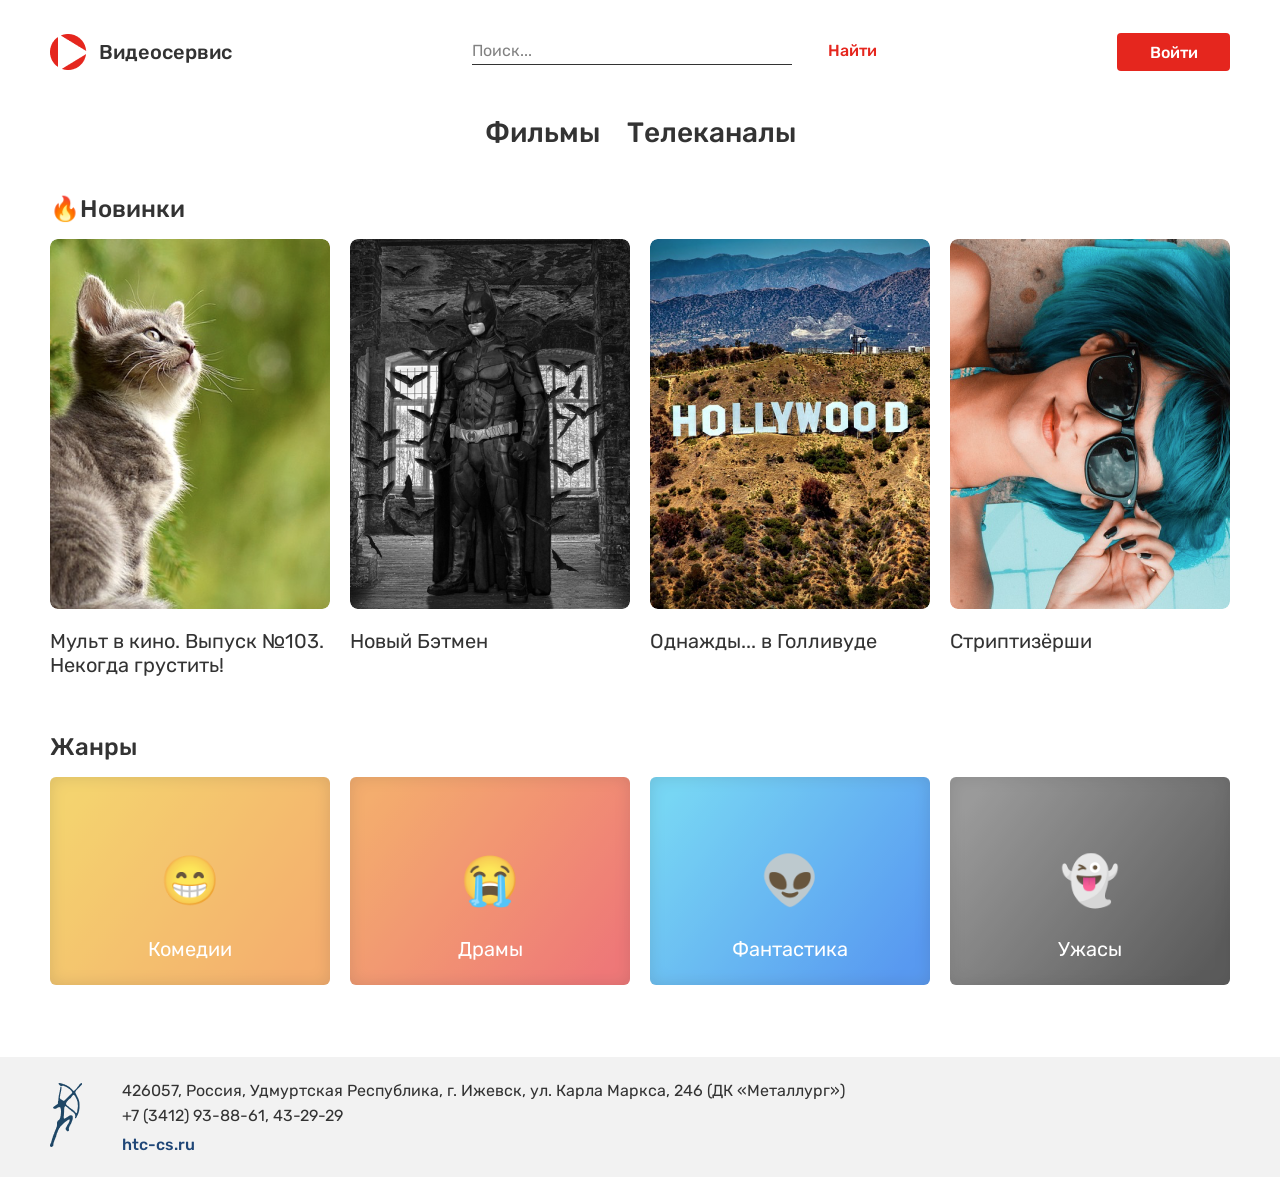
<file: index.html>
<!DOCTYPE html>
<html lang="ru">
<head>
    <meta charset="UTF-8">
    <meta name="viewport" content="width=device-width, initial-scale=1.0">
    <link rel="stylesheet" href="css/style.css">
    <title>Телевидение</title>
</head>
<body>
    <div class="container">
        <header class="header">
            <div class="header__logo">
             <img src="img/sign.png" alt="Логотип сайта">
                <p class="header__logo-txt">Видеосервис</p>
            </div>
            <form method="post">
                <input class="header__search-txt" type="text" placeholder="Поиск...">
                <input class="header__search-btn" type="button" value="Найти">
            </form>
            <form method="post">
                <a href="login.html" class="header__auth-btn">Войти</a>
            </form>
        </header>
        <main>
            <nav class="nav">
                <a class="nav__a" href="index.html">Фильмы</a>
                <a class="nav__a" href="channels.html">Телеканалы</a>
            </nav>
            <div class="new">
                <p class="new__caption">&#128293;Новинки</p>
                <div class="movies">
                    <div class="movies__item">
                        <img class="movies__item-img" src="img/picture(1).png" alt="mult about cat">
                        <p class="movies__item-p">Мульт в кино. Выпуск №103. Некогда грустить!</p>
                        <p class="movies__item-desc">Фильм повествует о череде событий, произошедших в Голливуде в 1969 году, на закате его «золотого века». Известный актер Рик Далтон и его дублер Клифф Бут пытаются найти свое место в стремительно меняющемся мире киноиндустрии.</p>
                    </div>
                    <div class="movies__item">
                        <img class="movies__item-img" src="img/picture(2).png" alt="bat">
                        <p class="movies__item-p">Новый Бэтмен</p>
                        <p class="movies__item-desc">Фильм повествует о череде событий, произошедших в Голливуде в 1969 году, на закате его «золотого века». Известный актер Рик Далтон и его дублер Клифф Бут пытаются найти свое место в стремительно меняющемся мире киноиндустрии.</p>
                    </div>
                    <div class="movies__item">
                        <img class="movies__item-img" src="img/picture(3).png" alt="hollywood">
                        <p class="movies__item-p">Однажды... в Голливуде</p>
                        <p class="movies__item-desc">Фильм повествует о череде событий, произошедших в Голливуде в 1969 году, на закате его «золотого века». Известный актер Рик Далтон и его дублер Клифф Бут пытаются найти свое место в стремительно меняющемся мире киноиндустрии.</p>
                    </div>
                    <div class="movies__item">
                        <img class="movies__item-img" src="img/picture(4).png" alt="strip">
                        <p class="movies__item-p">Стриптизёрши</p>
                        <p class="movies__item-desc">Фильм повествует о череде событий, произошедших в Голливуде в 1969 году, на закате его «золотого века». Известный актер Рик Далтон и его дублер Клифф Бут пытаются найти свое место в стремительно меняющемся мире киноиндустрии.</p>
                    </div>
                </div>
            </div>
            <div class="ganres">
<p class="new__caption">Жанры</p>
<div class="ganres-gallery">
    <div class="ganres-gallery__item comedy">
        <p class="ganres-gallery__item-emj">&#128513;</p>
        <p class="ganres-gallery__item-p">Комедии</p>
    </div>
    <div class="ganres-gallery__item drama">
        <p class="ganres-gallery__item-emj">&#128557;</p>
        <p class="ganres-gallery__item-p">Драмы</p>
    </div>
    <div class="ganres-gallery__item fantastik">
        <p class="ganres-gallery__item-emj">&#128125;</p>
        <p class="ganres-gallery__item-p">Фантастика</p>
    </div>
    <div class="ganres-gallery__item horror">
        <p class="ganres-gallery__item-emj">&#128123;</p>
        <p class="ganres-gallery__item-p">Ужасы</p>
    </div>
</div>
            </div>
        </main>
    </div>
    <footer class="footer">
        <div class="footer-container container">
        <div class="footer__logo">
            <img src="img/Vector.png" alt="logo">
        </div>
        <div class="footer_info">
            <p class="footer__info-p">426057, Россия, Удмуртская Республика, г. Ижевск, ул. Карла Маркса, 246 (ДК «Металлург»)</p>
            <P class="footer__info-p">+7 (3412) 93-88-61, 43-29-29</P>
            <a class="footer__info-a" href="http://htc-cs.ru">htc-cs.ru</a>
        </div>
        </div>
    </footer>
</body>
</html>
</file>
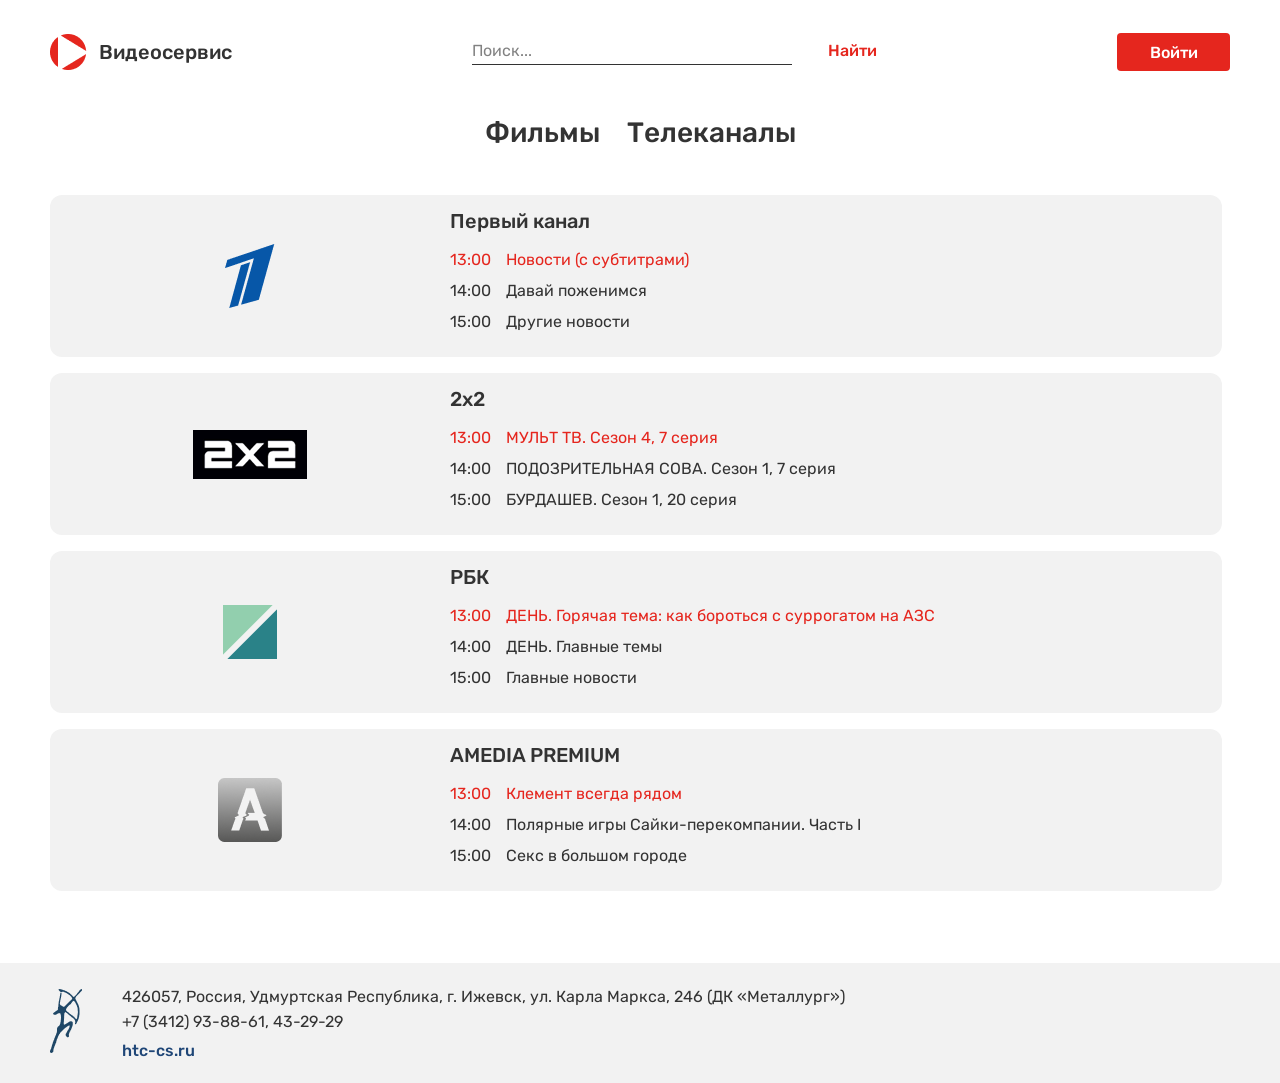
<file: channels.html>
<!DOCTYPE html>
<html lang="ru">
<head>
    <meta charset="UTF-8">
    <meta name="viewport" content="width=device-width, initial-scale=1.0">
    <link rel="stylesheet" href="css/style.css">
    <title>Видеосервис — Телеканалы</title>
</head>
<body>
    <div class="container">
        <header class="header">
            <div class="header__logo">
                <img src="img/sign.png" alt="logo">
                <p class="header__logo-txt">Видеосервис</p>
            </div>
           <form method="post">
                <input class="header__search-txt" type="text" placeholder="Поиск...">
                <input class="header__search-btn" type="button" value="Найти">
            </form>
             <a href="login.html" class="header__auth-btn">Войти</a>
        </header>

        <main>
            <nav class="nav">
                <a class="nav__a" href="index.html">Фильмы</a>
                <a class="nav__a nav__a--active" href="channels.html">Телеканалы</a>
            </nav>

            <div class="channels">
                <div class="channels__item">
                    <div class="channels__item-logo">
                        <img src="img/kanal-dlya-babushek.png" alt="Первый канал">
                    </div>
                    <div class="channels__item-info">
                        <p class="channels__item-name">Первый канал</p>
                        <div class="program program--now">
                            <p class="program__time">13:00</p>
                            <p class="program__title">Новости (с субтитрами)</p>
                        </div>
                        <div class="program">
                            <p class="program__time">14:00</p>
                            <p class="program__title">Давай поженимся</p>
                        </div>
                        <div class="program">
                            <p class="program__time">15:00</p>
                            <p class="program__title">Другие новости</p>
                        </div>
                    </div>
                </div>

                 <div class="channels__item">
                    <div class="channels__item-logo">
                        <img src="img/2x2.png" alt="2x2">
                    </div>
                    <div class="channels__item-info">
                        <p class="channels__item-name">2x2</p>
                        <div class="program program--now">
                            <p class="program__time">13:00</p>
                            <p class="program__title">МУЛЬТ ТВ. Сезон 4, 7 серия</p>
                        </div>
                        <div class="program">
                            <p class="program__time">14:00</p>
                            <p class="program__title">ПОДОЗРИТЕЛЬНАЯ СОВА. Сезон 1, 7 серия</p>
                        </div>
                        <div class="program">
                            <p class="program__time">15:00</p>
                            <p class="program__title">БУРДАШЕВ. Сезон 1, 20 серия</p>
                        </div>
                    </div>
                </div>

                <div class="channels__item">
                    <div class="channels__item-logo">
                        <img src="img/rentv.png" alt="РБК">
                    </div>
                    <div class="channels__item-info">
                        <p class="channels__item-name">РБК</p>
                        <div class="program program--now">
                            <p class="program__time">13:00</p>
                            <p class="program__title">ДЕНЬ. Горячая тема: как бороться с суррогатом на АЗС</p>
                        </div>
                        <div class="program">
                            <p class="program__time">14:00</p>
                            <p class="program__title">ДЕНЬ. Главные темы</p>
                        </div>
                        <div class="program">
                            <p class="program__time">15:00</p>
                            <p class="program__title">Главные новости</p>
                        </div>
                    </div>
                </div>

                <div class="channels__item">
                    <div class="channels__item-logo">
                        <img src="img/союз.png" alt="Amedia Premium">
                    </div>
                    <div class="channels__item-info">
                        <p class="channels__item-name">AMEDIA PREMIUM</p>
                        <div class="program program--now">
                            <p class="program__time">13:00</p>
                            <p class="program__title">Клемент всегда рядом</p>
                        </div>
                        <div class="program">
                            <p class="program__time">14:00</p>
                            <p class="program__title">Полярные игры Сайки-перекомпании. Часть I</p>
                        </div>
                        <div class="program">
                            <p class="program__time">15:00</p>
                            <p class="program__title">Секс в большом городе</p>
                        </div>
                    </div>
                </div>
              
            </div>
        </main>
    </div>

    <footer class="footer">
        <div class="footer-container container">
            <div class="footer__logo">
                <img src="img/Vector.png" alt="logo">
            </div>
            <div class="footer__info">
                <p class="footer__info-p">426057, Россия, Удмуртская Республика, г. Ижевск, ул. Карла Маркса, 246 (ДК «Металлург»)</p>
                <p class="footer__info-p">+7 (3412) 93-88-61, 43-29-29</p>
                <a class="footer__info-a" href="http://htc-cs.ru">htc-cs.ru</a>
            </div>
        </div>
    </footer>
</body>
</html>
</file>
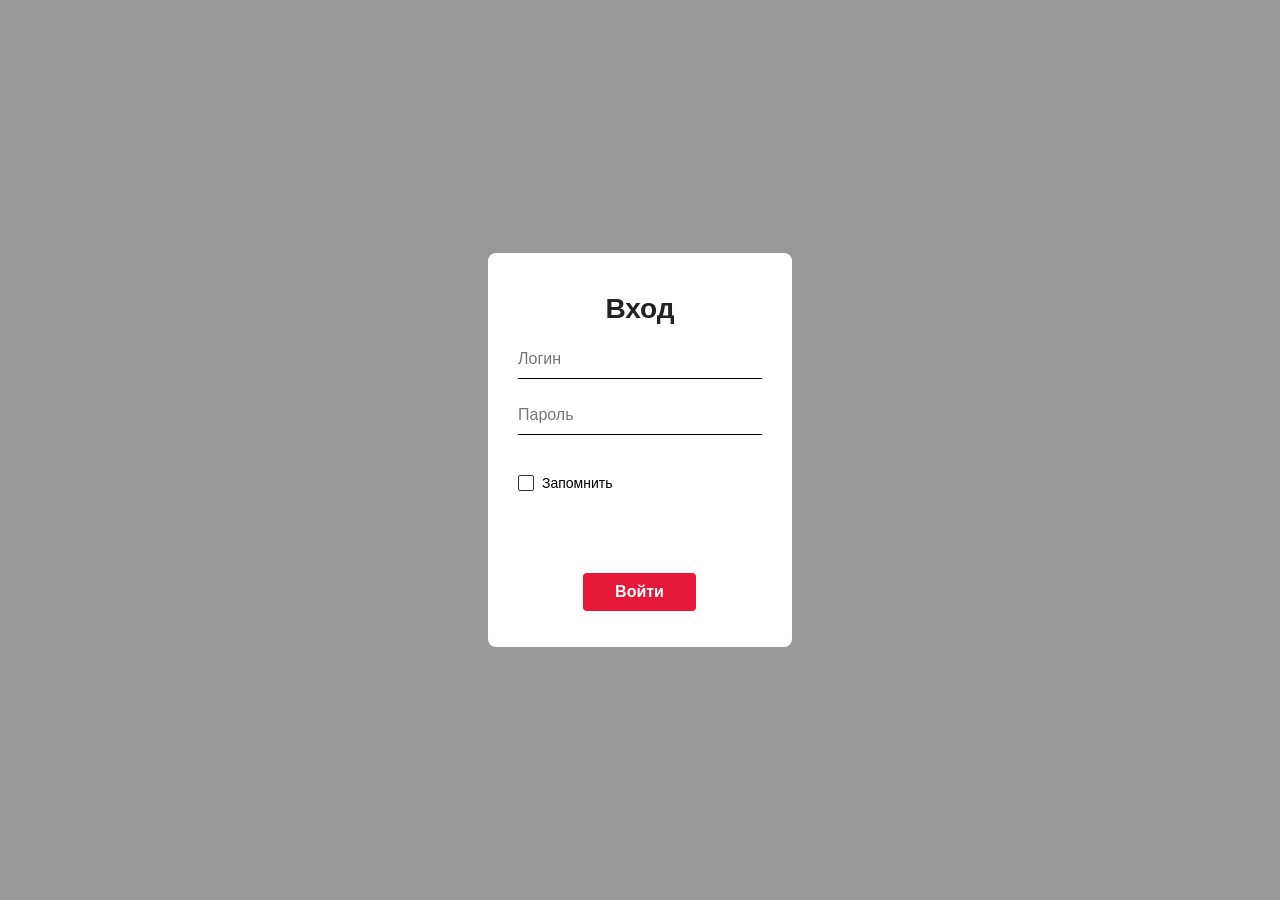
<file: login.html>
<!DOCTYPE html>
<html lang="ru">
<head>
    <meta charset="UTF-8">
    <meta name="viewport" content="width=device-width, initial-scale=1.0">
    <title>Модальное окно</title>
    <link rel="stylesheet" href="css/style.css">
</head>
<body>

    <div class="modal" id="login">
        <a class="modal__close" href="#"></a>
        <div class="modal__window">
            <p class="modal__title">Вход</p>
           <form method="post">
                <input class="modal__input" type="text" placeholder="Логин">
                <input class="modal__input" type="password" placeholder="Пароль">
                <label class="modal__check">
    <input class="modal__check-box" type="checkbox">
    <span class="modal__checkmark"></span>
    Запомнить
</label>
                <input class="modal__btn" type="button" value="Войти">
            </form>
        </div>
    </div>

</body>
</html>
</file>
<file: css/style.css>
* {
    margin: 0;
    padding: 0;
}

@font-face {
    font-family: Rubik-Medium;
    src: url(../fonts/Rubik-Medium.ttf);
}

@font-face {
    font-family: Rubik-Regular;
    src: url(../fonts/Rubik-Regular.ttf);
}

.container {
    width: 1180px;
    /*height: 100vh;
    background-color: #FFFFFF;*/
    margin: 0 auto;
}

.header {
    height: 40px;
    background-color: #FFFFFF;
    margin-top: 32px;
    display: flex;
    justify-content: space-between;
    align-items: center;
}

.header__logo {
    display: flex;
    align-items: center;
}

.header__logo-txt {
    font-family: Rubik-Medium;
    font-size: 20px;
    color: #333333;
    margin-left: 11.88px;
}

.header__search-txt {
    width: 320px;
    height: 25px;
    border: none;
    border-bottom: 1px #333333 solid;
    color: #333333;
}

.header__search-txt::placeholder {
    font-size: 16px;
    color: #828282;
    font-family: Rubik-Regular;
}

.header__search-txt:focus {
    outline: none;
}

.header__search-btn {
    border: none;
    background: none;
    color: #E5261E;
    font-family: Rubik-Medium;
    font-size: 16px;
    margin-left: 32px;
}

.header__auth-btn {
    background: #E5261E;
    border: none;
    color: #FFFFFF;
    font-family: Rubik-Medium;
    font-size: 16px;
    border-radius: 4px;
    width: 113px;
    height: 38px;
}

.header__auth-btn:hover {
    background: #CC221B;
}

.nav {
    width: 311px;
    margin: 44px auto 32px auto;
    display: flex;
    justify-content: space-between;
    height: 47px;
}

.nav__a {
    font-family: Rubik-Medium;
    color: #333333;
    font-size: 28px;
    text-decoration: none;
}

.nav__a:hover {
    border-bottom: 2px #E5261E solid;
    padding-bottom: 9px;
    color: #E5261E;
}

.new__caption {
    color: #333333;
    font-family: Rubik-Medium;
    font-size: 24px;
    margin-bottom: 16px;
}

.movies__item-img {
    border-radius: 8px;
    margin-bottom: 16px;
}

.movies__item-p {
    font-family: Rubik-Regular;
    font-size: 20px;
    color: #333333;
}

.movies__item {
    width: 280px;
    position: relative;
}

.movies__item-desc {
    width: 280px;
    height: 370px;
    background-color: rgba(6, 6, 6, 0.281);
    border-radius: 8px;
    font-family: Rubik-Regular;
    font-size: 16px;
    color: #F2F2F2;
    padding: 16px;
    box-sizing: border-box;
    line-height: 130%;
    position: absolute;
    top: 0px;
    left: 0px;
    opacity: 0;
}

.movies__item:hover .movies__item-desc {
    opacity: 1;
    cursor: pointer;
}

.movies {
    display: flex;
    justify-content: space-between;
}

.new{
    margin-bottom: 32px;
}

.ganres-gallery__item{
    width: 280px;
    height: 208px;
    background: linear-gradient(127.83deg, #F2C94C 8.44%, #F29A4A 91.36%);
    box-shadow: inset 0px 0px 16px rgba(0, 0, 0, 0.15);
    border-radius: 6px;
    display: flex;
    justify-content: center;
    align-items: center;
    flex-direction: column;
    position: relative;
    opacity: 0.8;
}

.comedy{
    background: linear-gradient(127.83deg, #F2C94C 8.44%, #F29A4A 91.36%);
}

.drama{
background: linear-gradient(127.83deg, #F2994A 8.44%, #EB5757 91.36%);
}

.fantastik{
background: linear-gradient(127.83deg, #56CCF2 8.44%, #2F80ED 91.36%);
}

.horror{
background: linear-gradient(127.83deg, #828282 8.44%, #333333 91.36%);
}

.ganres-gallery__item-emj{
    font-size: 48px;
}

.ganres-gallery__item-p{
    font-family: Rubik-Regular;
    color: #FFFFFF;
    font-size: 20px;
    position:absolute;
    top: 160px;
}

.ganres-gallery__item:hover{
    opacity: 1;
    cursor: pointer;
}

.ganres-gallery{
    display: flex;
    justify-content: space-between;
}

.footer{
    height: 120px;
    background-color: #F2F2F2;
    margin-top: 72px;
}

.footer-container{
    display: flex;
    align-items: center;
    height: 120px;
}

.footer__logo{
    /*display: flex;
    align-items: center; */
    margin-right: 39.98px;
}

.footer__info-p{
     font-family: Rubik-Regular;
    color:#333333;
    font-size: 16px;
}

.footer__info-p:nth-child(2){
    margin: 6px 0 10px 0;

}

.footer__info-a{
    color: #1f4677;
    font-family: Rubik-Medium;
    font-size: 16px;
    text-decoration: none;
}

/* CSS для втрой страницы 8*/

.nav__a nav__a--active {
    font-family: Rubik-Medium;
    color: #333333;
    font-size: 28px;
    text-decoration: none;
}

.nav__a nav__a--active:hover {
    border-bottom: 2px #E5261E solid;
    padding-bottom: 9px;
    color: #E5261E;
}
 
.channels__item {
    height: 162px;
    margin-bottom: 16px;
    background-color: #F2F2F2;
    display: flex;
    align-items: center;
    border-radius: 12px;
}

.channels__item-logo {
     width: 400px;
    display: flex;
    justify-content: center;
    align-items: center;
}

.channels__item-name {
    font-family: Rubik-Medium;
    font-size: 20px;
    color: #333333;
    margin-bottom: 17px;
}

.program {
    display: flex;
    margin-bottom: 12px;
    font-family: Rubik-Regular;
    font-size: 16px;
    color: #333333;
}

.program__time {
    width: 56px;
}
 
.program--now {
    color: #E5261E;
}

/* пользовательский скрол */

.channels {
    height: 696px;
    overflow-y: auto;
    padding-right: 8px;
    position: relative; 
}

/* штучка для более короткого scroll */
.channels::after {
    content: "";
    display: block;
    height: 300px;
}

.channels::-webkit-scrollbar {
    width: 8px;
}

.channels::-webkit-scrollbar-track {
    background: #F2F2F2;
    border-radius: 2px;
}

.channels::-webkit-scrollbar-thumb {
    background: #BDBDBD;
    border: 2px solid transparent;
    background-clip: padding-box;
    border-radius: 4px;
}

@supports not selector(::-webkit-scrollbar) {
    .channels {
        scrollbar-width: thin;
        scrollbar-color: #828282 #E0E0E0;
    }
}

/* модальное окно */

.modal {
    position: fixed;
    top: 0;
    left: 0;
    width: 100%;
    height: 100%;
    background-color: rgba(51, 51, 51, 0.5);
    display: flex;
    justify-content: center;
    align-items: center;
    z-index: 1000;
}

.modal__window {
    background: #ffffff;
    width: 304px;
    height: 394px;
    padding: 40px 30px;
    box-sizing: border-box;
    position: relative;
    font-family: sans-serif;
    border-radius: 8px;
}

.modal__title {
    text-align: center;
    font-size: 28px;
    font-weight: bold;
    color: #222222;
    margin-top: 0;
    margin-bottom: 15px;
}

.modal__input {
    width: 100%;
    padding: 10px 0;
    margin-bottom: 17px;
    border: none;
    border-bottom: 1px solid #000000;
    border-radius: 0;
    box-sizing: border-box;
    font-size: 16px;
    outline: none;
    background: transparent;
}

.modal__input:focus {
    border-bottom-color: #e51937;
}

.modal__check {
    display: flex;
    align-items: center;
    font-size: 16px;
    color: #000000;
    margin-top: 15px;
    margin-bottom: 0;
    cursor: pointer;
}

.modal__check-box {
    margin-right: 8px;
    cursor: pointer;
    width: 16px;
    height: 16px;
}


.modal__btn {
    position: absolute;
    top: 320px; 
    left: 95px;
    width: 113px;
    height: 38px;
    background-color: #e51937;
    color: #ffffff;
    border: none;
    border-radius: 4px;
    font-size: 16px;
    font-weight: bold;
    cursor: pointer;
    display: flex;
    justify-content: center;
    align-items: center;
    box-sizing: border-box;
}

.modal__btn:hover {
    background-color: #c8122d;
}

.header__auth-btn {
    background: #E5261E;
    border: none;
    color: #FFFFFF;
    font-family: Rubik-Medium;
    font-size: 16px;
    border-radius: 4px;
    width: 113px;
    height: 38px;
    display: inline-flex;      
    justify-content: center;    
    align-items: center;        
    text-decoration: none;  
    box-sizing: border-box;
}

.header__auth-btn:hover {
    background: #CC221B;
}

/* Скрываем стандартный инпут */
.modal__check-box {
    position: absolute;
    appearance: none;
    -webkit-appearance: none;
}

.modal__check {
    display: flex;
    align-items: center;
    font-size: 14px;
    color: #000000;
    margin-top: 23px;
    margin-bottom: 0;
    cursor: pointer;
    position: relative;
    padding-left: 24px; /* отступ текста от квадратика */
}

/* Кастомный квадратик (прозрачный) */
.modal__checkmark {
    position: absolute;
    left: 0;
    width: 16px;
    height: 16px;
    border: 1px solid #333333;
    border-radius: 2px;
    background-color: transparent;
    box-sizing: border-box;
}

/* Красная галочка внутри при нажатии */
.modal__check-box:checked ~ .modal__checkmark::after {
    content: "";
    position: absolute;
    left: 4px;
    top: 1px;
    width: 5px;
    height: 9px;
    border: solid #E5261E; /* Красный цвет галочки */
    border-width: 0 2px 2px 0;
    transform: rotate(45deg);
}



/* мобилка — афон 16 */
@media screen and (max-width: 600px) {

    body {
        overflow-x: hidden;
    }

    .container {
        width: calc(100% - 32px);
        max-width: 100%;
        box-sizing: border-box;
    }

    /* ШАПКА */
    .header {
        width: 100%;
        height: auto;
        margin-top: 20px;
        display: grid;
        grid-template-columns: 1fr auto;
        align-items: center;
        column-gap: 12px;
        row-gap: 20px;
    }

    .header__logo {
        grid-column: 1;
        grid-row: 1;
    }

    .header__logo-txt {
        font-size: 18px;
    }

    .header__auth-btn {
        grid-column: 2;
        grid-row: 1;
        width: 85px;
        height: 36px;
        display: flex;
        justify-content: center;
        align-items: center;
        text-decoration: none;
        box-sizing: border-box;
    }

    .header form {
        grid-column: 1 / 3;
        grid-row: 2;
        width: 100%;
        display: flex;
        align-items: center;
        gap: 12px;
    }

    .header .header__search-txt {
        flex: 1;
        width: 0;
        min-width: 0;
        box-sizing: border-box;
    }

    .header__search-btn {
        margin-left: 0;
    }

    /* НАВИГАЦИЯ */
    .nav {
        width: 100%;
        max-width: 311px;
        margin: 30px auto;
        height: auto;
    }

    .nav__a {
        font-size: 22px;
    }
}




/* мобилка */
* {
    margin: 0;
    padding: 0;
    box-sizing: border-box;
}

img {
    max-width: 100%;
    height: auto;
}

@font-face {
    font-family: Rubik-Medium;
    src: url(../fonts/Rubik-Medium.ttf);
}

@font-face {
    font-family: Rubik-Regular;
    src: url(../fonts/Rubik-Regular.ttf);
}

.container {
    width: 1180px;
    /*height: 100vh;
    background-color: #FFFFFF;*/
    margin: 0 auto;
}

.header {
    height: 40px;
    background-color: #FFFFFF;
    margin-top: 32px;
    display: flex;
    justify-content: space-between;
    align-items: center;
}

.header__logo {
    display: flex;
    align-items: center;
}

.header__logo-txt {
    font-family: Rubik-Medium;
    font-size: 20px;
    color: #333333;
    margin-left: 11.88px;
}

.header__search-txt {
    width: 320px;
    height: 25px;
    border: none;
    border-bottom: 1px #333333 solid;
    color: #333333;
}

.header__search-txt::placeholder {
    font-size: 16px;
    color: #828282;
    font-family: Rubik-Regular;
}

.header__search-txt:focus {
    outline: none;
}

.header__search-btn {
    border: none;
    background: none;
    color: #E5261E;
    font-family: Rubik-Medium;
    font-size: 16px;
    margin-left: 32px;
}

.header__auth-btn {
    background: #E5261E;
    border: none;
    color: #FFFFFF;
    font-family: Rubik-Medium;
    font-size: 16px;
    border-radius: 4px;
    width: 113px;
    height: 38px;
}

.header__auth-btn:hover {
    background: #CC221B;
}

.nav {
    width: 311px;
    margin: 44px auto 32px auto;
    display: flex;
    justify-content: space-between;
    height: 47px;
}

.nav__a {
    font-family: Rubik-Medium;
    color: #333333;
    font-size: 28px;
    text-decoration: none;
}

.nav__a:hover {
    border-bottom: 2px #E5261E solid;
    padding-bottom: 9px;
    color: #E5261E;
}

.new__caption {
    color: #333333;
    font-family: Rubik-Medium;
    font-size: 24px;
    margin-bottom: 16px;
}

.movies__item-img {
    border-radius: 8px;
    margin-bottom: 16px;
}

.movies__item-p {
    font-family: Rubik-Regular;
    font-size: 20px;
    color: #333333;
    margin-bottom: 24px;
}

.movies__item {
    width: 280px;
    position: relative;
}

.movies__item-desc {
    width: 280px;
    height: 477px;
    background-color: rgba(6, 6, 6, 0.281);
    border-radius: 8px;
    font-family: Rubik-Regular;
    font-size: 16px;
    color: #F2F2F2;
    padding: 16px;
    box-sizing: border-box;
    line-height: 130%;
    position: absolute;
    top: 0px;
    left: 0px;
    opacity: 0;
}

.movies__item:hover .movies__item-desc {
    opacity: 1;
    cursor: pointer;
}

.movies {
    display: flex;
    justify-content: space-between;
}

.new{
    margin-bottom: 32px;
}

.ganres-gallery__item{
    width: 280px;
    height: 208px;
    background: linear-gradient(127.83deg, #F2C94C 8.44%, #F29A4A 91.36%);
    box-shadow: inset 0px 0px 16px rgba(0, 0, 0, 0.15);
    border-radius: 6px;
    display: flex;
    justify-content: center;
    align-items: center;
    flex-direction: column;
    position: relative;
    opacity: 0.8;
}

.comedy{
    background: linear-gradient(127.83deg, #F2C94C 8.44%, #F29A4A 91.36%);
}

.drama{
background: linear-gradient(127.83deg, #F2994A 8.44%, #EB5757 91.36%);
}

.fantastik{
background: linear-gradient(127.83deg, #56CCF2 8.44%, #2F80ED 91.36%);
}

.horror{
background: linear-gradient(127.83deg, #828282 8.44%, #333333 91.36%);
}

.ganres-gallery__item-emj{
    font-size: 48px;
}

.ganres-gallery__item-p{
    font-family: Rubik-Regular;
    color: #FFFFFF;
    font-size: 20px;
    position:absolute;
    top: 160px;
}

.ganres-gallery__item:hover{
    opacity: 1;
    cursor: pointer;
}

.ganres-gallery{
    display: flex;
    justify-content: space-between;
}

.footer{
    height: 120px;
    background-color: #F2F2F2;
    margin-top: 72px;
}

.footer-container{
    display: flex;
    align-items: center;
    height: 120px;
}

.footer__logo{
    /*display: flex;
    align-items: center; */
    margin-right: 39.98px;
}

.footer__info-p{
     font-family: Rubik-Regular;
    color:#333333;
    font-size: 16px;
}

.footer__info-p:nth-child(2){
    margin: 6px 0 10px 0;

}

.footer__info-a{
    color: #1f4677;
    font-family: Rubik-Medium;
    font-size: 16px;
    text-decoration: none;
}

/* CSS для втрой страницы 8*/

.nav__a nav__a--active {
    font-family: Rubik-Medium;
    color: #333333;
    font-size: 28px;
    text-decoration: none;
}

.nav__a nav__a--active:hover {
    border-bottom: 2px #E5261E solid;
    padding-bottom: 9px;
    color: #E5261E;
}
 
.channels__item {
    height: 162px;
    margin-bottom: 16px;
    background-color: #F2F2F2;
    display: flex;
    align-items: center;
    border-radius: 12px;
}

.channels__item-logo {
     width: 400px;
    display: flex;
    justify-content: center;
    align-items: center;
}

.channels__item-name {
    font-family: Rubik-Medium;
    font-size: 20px;
    color: #333333;
    margin-bottom: 17px;
}

.program {
    display: flex;
    margin-bottom: 12px;
    font-family: Rubik-Regular;
    font-size: 16px;
    color: #333333;
}

.program__time {
    width: 56px;
}
 
.program--now {
    color: #E5261E;
}

/* пользовательский скрол */

.channels {
    height: 696px;
    overflow-y: auto;
    padding-right: 8px;
    position: relative; 
}

/* штучка для более короткого scroll */
.channels::after {
    content: "";
    display: block;
    height: 300px;
}

.channels::-webkit-scrollbar {
    width: 8px;
}

.channels::-webkit-scrollbar-track {
    background: #F2F2F2;
    border-radius: 2px;
}

.channels::-webkit-scrollbar-thumb {
    background: #BDBDBD;
    border: 2px solid transparent;
    background-clip: padding-box;
    border-radius: 4px;
}

@supports not selector(::-webkit-scrollbar) {
    .channels {
        scrollbar-width: thin;
        scrollbar-color: #828282 #E0E0E0;
    }
}

/* модальное окно */

.modal {
    position: fixed;
    top: 0;
    left: 0;
    width: 100%;
    height: 100%;
    background-color: rgba(51, 51, 51, 0.5);
    display: flex;
    justify-content: center;
    align-items: center;
    z-index: 1000;
}

.modal__window {
    background: #ffffff;
    width: 304px;
    height: 394px;
    padding: 40px 30px;
    box-sizing: border-box;
    position: relative;
    font-family: sans-serif;
    border-radius: 8px;
}

.modal__title {
    text-align: center;
    font-size: 28px;
    font-weight: bold;
    color: #222222;
    margin-top: 0;
    margin-bottom: 15px;
}

.modal__input {
    width: 100%;
    padding: 10px 0;
    margin-bottom: 17px;
    border: none;
    border-bottom: 1px solid #000000;
    border-radius: 0;
    box-sizing: border-box;
    font-size: 16px;
    outline: none;
    background: transparent;
}

.modal__input:focus {
    border-bottom-color: #e51937;
}

.modal__check {
    display: flex;
    align-items: center;
    font-size: 16px;
    color: #000000;
    margin-top: 15px;
    margin-bottom: 0;
    cursor: pointer;
}

.modal__check-box {
    margin-right: 8px;
    cursor: pointer;
    width: 16px;
    height: 16px;
}


.modal__btn {
    position: absolute;
    top: 320px; 
    left: 95px;
    width: 113px;
    height: 38px;
    background-color: #e51937;
    color: #ffffff;
    border: none;
    border-radius: 4px;
    font-size: 16px;
    font-weight: bold;
    cursor: pointer;
    display: flex;
    justify-content: center;
    align-items: center;
    box-sizing: border-box;
}

.modal__btn:hover {
    background-color: #c8122d;
}

.header__auth-btn {
    background: #E5261E;
    border: none;
    color: #FFFFFF;
    font-family: Rubik-Medium;
    font-size: 16px;
    border-radius: 4px;
    width: 113px;
    height: 38px;
    display: inline-flex;      
    justify-content: center;    
    align-items: center;        
    text-decoration: none;  
    box-sizing: border-box;
}

.header__auth-btn:hover {
    background: #CC221B;
}

/* Скрываем стандартный инпут */
.modal__check-box {
    position: absolute;
    appearance: none;
    -webkit-appearance: none;
}

.modal__check {
    display: flex;
    align-items: center;
    font-size: 14px;
    color: #000000;
    margin-top: 23px;
    margin-bottom: 0;
    cursor: pointer;
    position: relative;
    padding-left: 24px; /* отступ текста от квадратика */
}

/* Кастомный квадратик (прозрачный) */
.modal__checkmark {
    position: absolute;
    left: 0;
    width: 16px;
    height: 16px;
    border: 1px solid #333333;
    border-radius: 2px;
    background-color: transparent;
    box-sizing: border-box;
}

/* Красная галочка внутри при нажатии */
.modal__check-box:checked ~ .modal__checkmark::after {
    content: "";
    position: absolute;
    left: 4px;
    top: 1px;
    width: 5px;
    height: 9px;
    border: solid #E5261E; /* Красный цвет галочки */
    border-width: 0 2px 2px 0;
    transform: rotate(45deg);
}



/* мобилка — афон 16 */
@media screen and (max-width: 600px) {

    body {
        overflow-x: hidden;
    }

    .container {
        width: calc(100% - 32px);
        max-width: 100%;
        box-sizing: border-box;
    }

    /* ШАПКА */
    .header {
        width: 100%;
        height: auto;
        margin-top: 20px;
        display: grid;
        grid-template-columns: 1fr auto;
        align-items: center;
        column-gap: 12px;
        row-gap: 20px;
    }

    .header__logo {
        grid-column: 1;
        grid-row: 1;
        min-width: 0;
    }

    .header__logo-txt {
        font-size: 18px;
    }

    .header__auth-btn {
        grid-column: 2;
        grid-row: 1;
        width: 85px;
        height: 36px;
        display: flex;
        justify-content: center;
        align-items: center;
        text-decoration: none;
        box-sizing: border-box;
    }

    .header form {
        grid-column: 1 / 3;
        grid-row: 2;
        width: 100%;
        min-width: 0;
        display: flex;
        align-items: center;
        gap: 12px;
    }

    .header .header__search-txt {
        flex: 1;
        width: 0;
        min-width: 0;
        box-sizing: border-box;
    }

    .header__search-btn {
        margin-left: 0;
    }

    /* НАВИГАЦИЯ */
    .nav {
        width: 100%;
        max-width: 311px;
        margin: 30px auto;
        height: auto;
    }

    .nav__a {
        font-size: 20px;
    }

    /* ФИЛЬМЫ: карточки друг под другом, а не в ряд */
    .movies {
        flex-direction: column;
    }

    .movies__item {
        width: 100%;
        margin-bottom: 16px;
    }

    .movies__item-img {
        width: 100%;
    }

    .movies__item-desc {
        width: 100%;
    }

    /* ЖАНРЫ: тоже друг под другом */
    .ganres-gallery {
        flex-direction: column;
    }

    .ganres-gallery__item {
        width: 100%;
        margin-bottom: 16px;
    }

    /* ТЕЛЕКАНАЛЫ: логотип слева, программы справа */
    .channels {
        height: auto;
        overflow-y: visible;
        padding-right: 0;
    }

    .channels::after {
        display: none;
    }

    .channels__item {
        flex-direction: row;
        align-items: center;
        height: auto;
        margin-bottom: 12px;
        padding: 12px 0;
        border-radius: 8px;
    }

    .channels__item-logo {
        width: 90px;
        flex-shrink: 0;
        margin-bottom: 0;
    }

    .channels__item-logo img {
        max-width: 64px;
    }

    .channels__item-name {
        font-size: 16px;
        margin-bottom: 10px;
    }

    .program {
        font-size: 13px;
        margin-bottom: 8px;
    }

    .program__time {
        width: 44px;
        flex-shrink: 0;
    }


    .modal__window {
        max-width: calc(100% - 32px);
    }

    /* ПОДВАЛ: логотип и текст друг под другом */
    .footer {
        height: auto;
    }

    .footer-container {
        flex-direction: column;
        align-items: flex-start;
        height: auto;
        padding: 16px 0;
    }

    .footer__logo {
        margin-right: 0;
        margin-bottom: 12px;
    }
}
</file>
